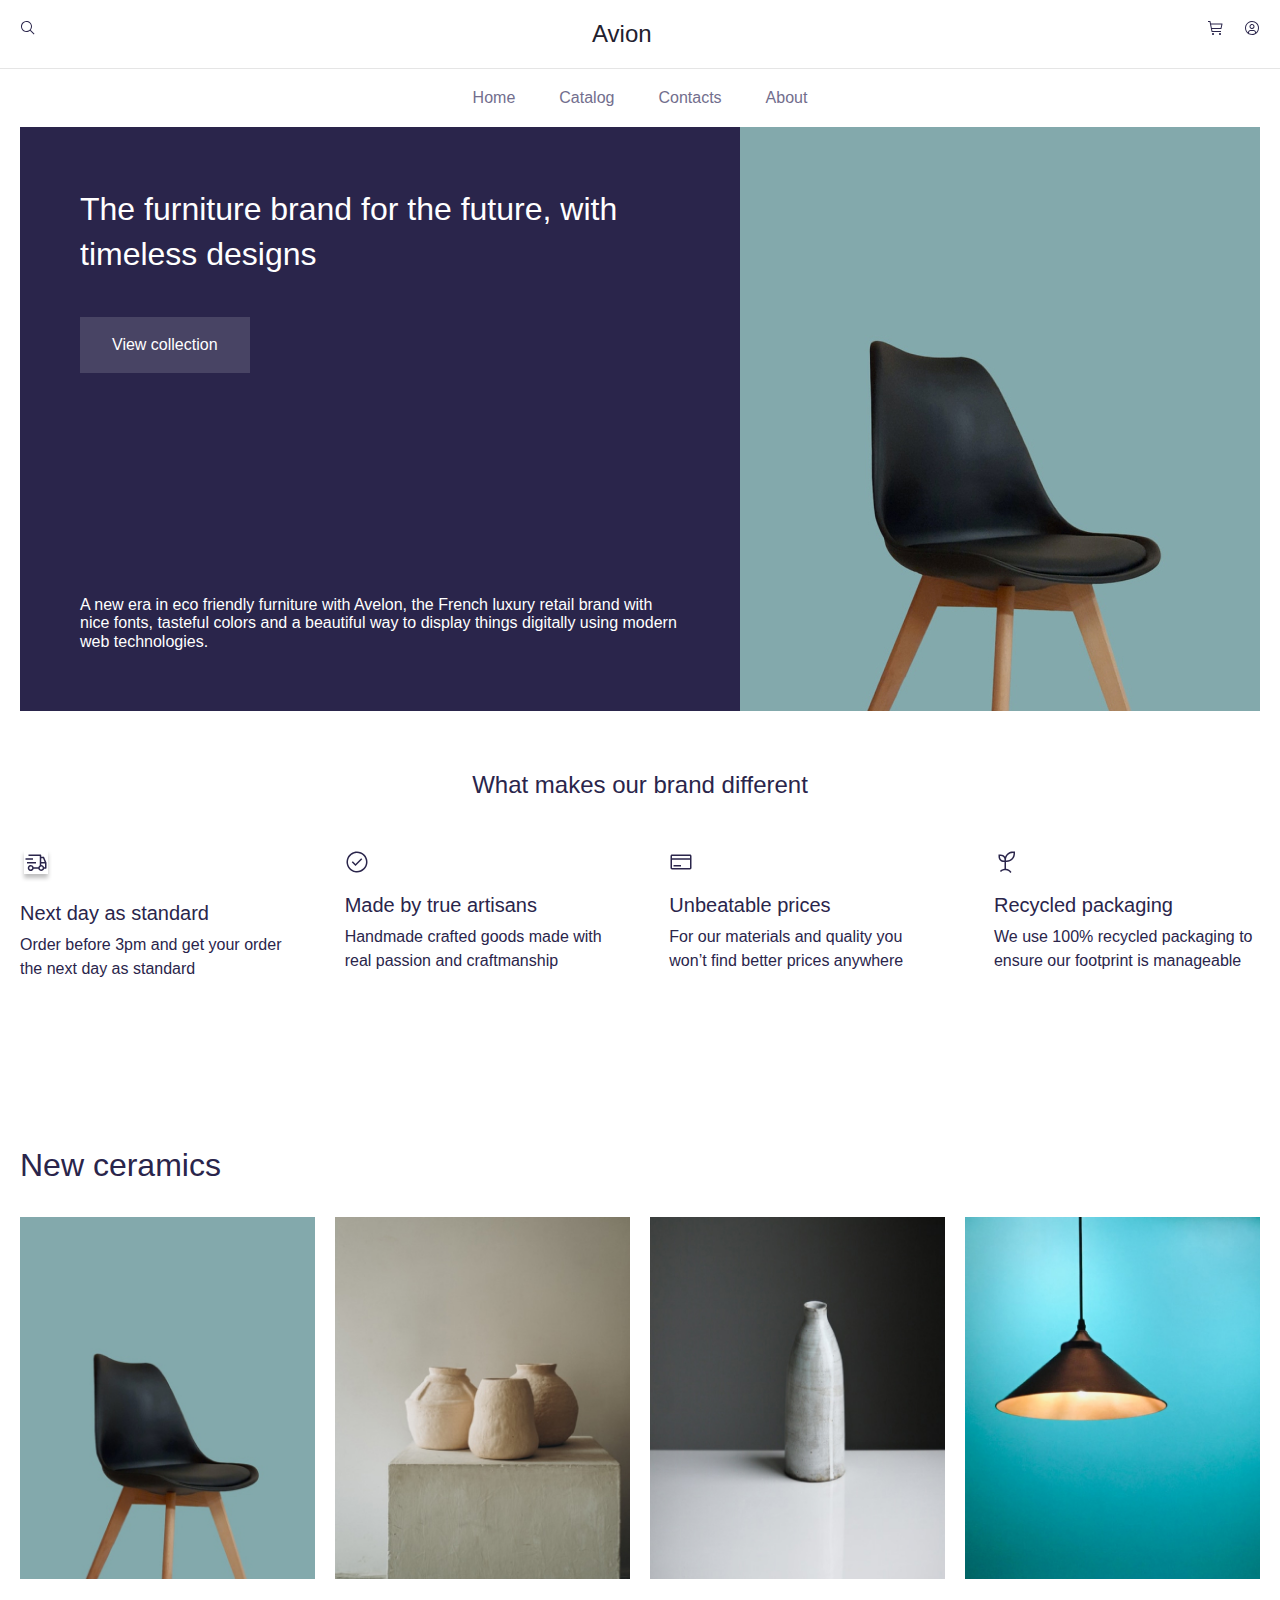
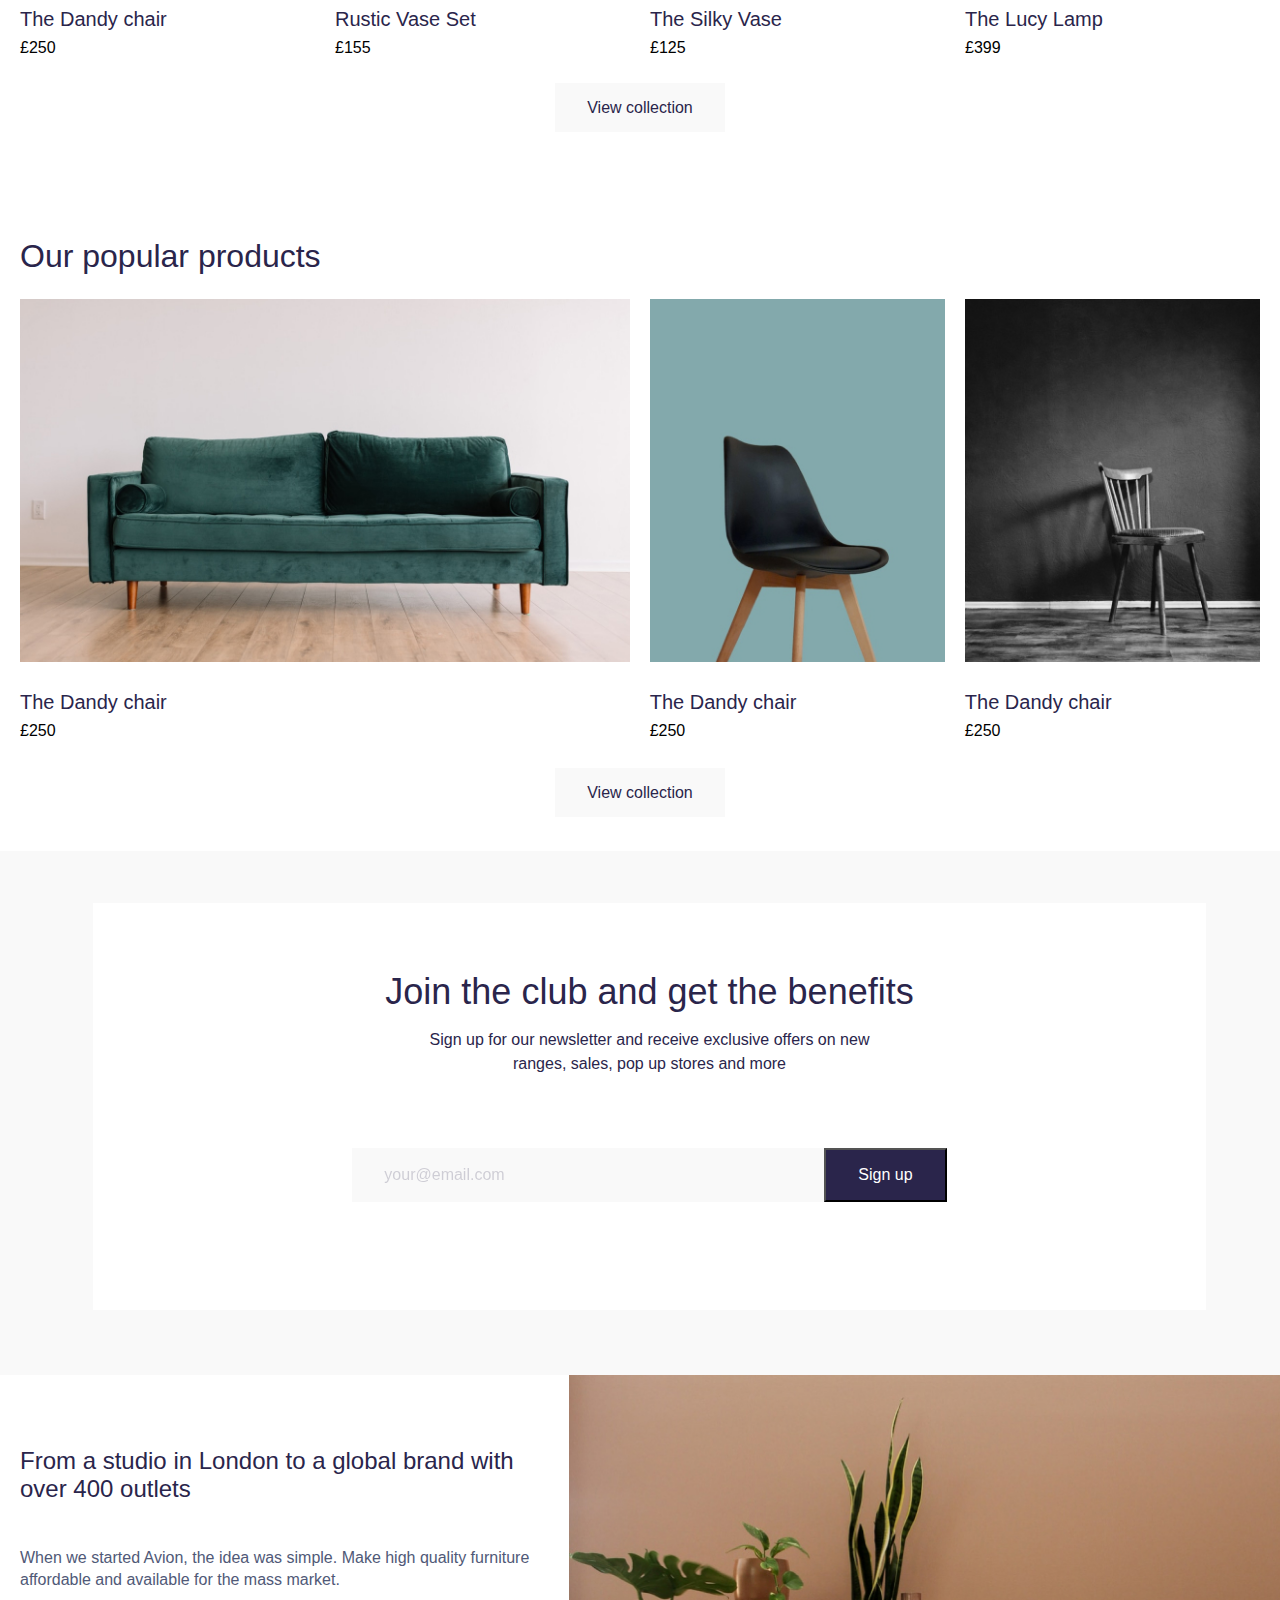
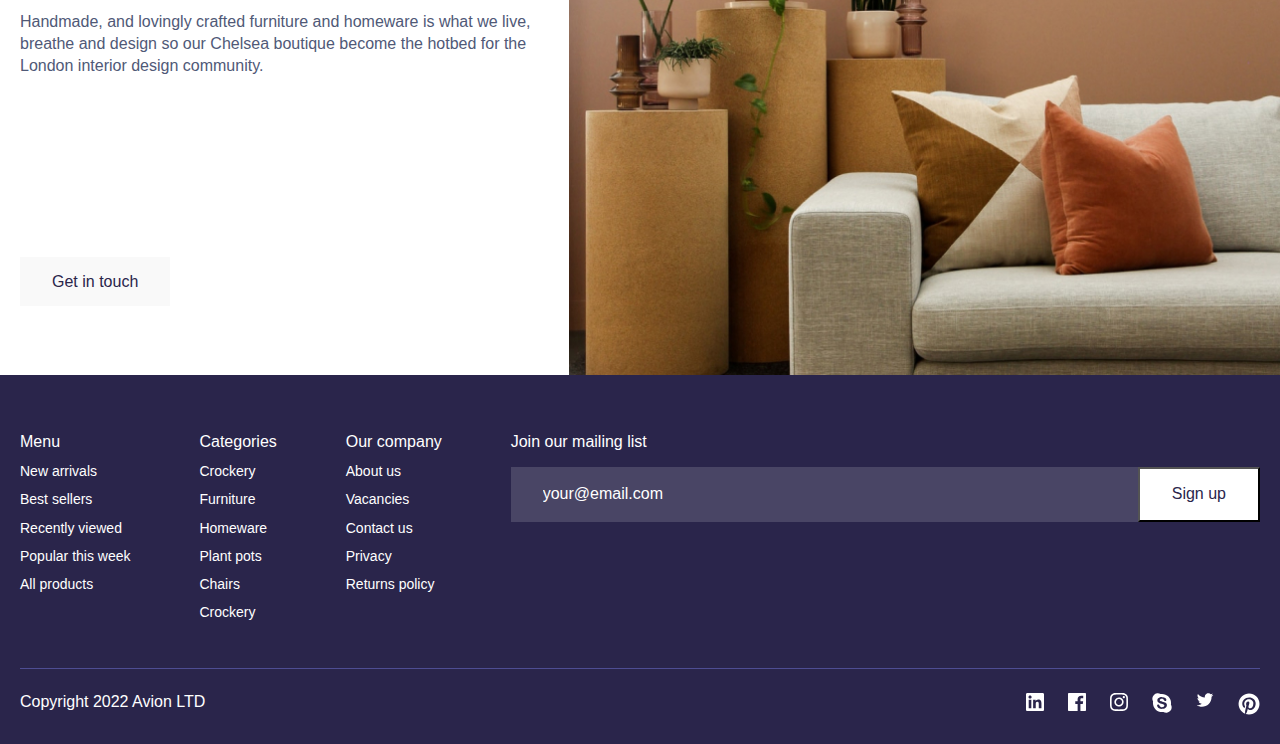
<file: index.html>
<!DOCTYPE html>
<html lang="en">
<head>
    <meta charset="UTF-8">
    <title>Furniture online store</title>
    <link rel="stylesheet" href="css/normalize.css">
    <link rel="stylesheet" href="css/style.css">
    <link rel="stylesheet" href="css/adaptive.css">
    <meta name="viewport" content="width=device-width, initial-scale=1.0">
</head>
<body>
<div class="wrapper">
    <section class="header">
        <div class="header_container">
            <div class="block_adaptive">
                <div class="search">
                    <a href="#"><img src="icons/search.svg" alt="search"></a>
                </div>

                <button type="button" class="burger" id="burger">

                    <span class="burger_line"></span>
                    <span class="burger_line"></span>
                    <span class="burger_line"></span>

                </button>
            </div>
            <div class="header_title">Avion</div>
            <div class="shopping_cart_personal_account">
                <a class="shopping_cart" href="#"><img src="icons/shopping_cart.svg" alt="shopping cart"></a>
                <a class="personal_account" href="#"><img src="icons/user-avatar.svg" alt="personal account"></a>
            </div>

            <nav class="menu_burger">
                <ul class="menu__list">
                    <li class="menu__item">
                        <a class="menu__link" href="#">
                            Home
                        </a>
                    </li>
                    <li class="menu__item">
                        <a class="menu__link" href="catalog.html">
                            Catalog
                        </a>
                    </li>
                    <li class="menu__item">
                        <a class="menu__link" href="#">
                            Contacts
                        </a>
                    </li>
                    <li class="menu__item">
                        <a class="menu__link" href="#">
                            About
                        </a>
                    </li>
                </ul>
            </nav>

        </div>


        <nav class="menu">
            <ul class="menu_list">
                <li class="menu_list_item">
                    <a href="#">Home</a></li>
                <li class="menu_list_item">
                    <a href="catalog.html">Catalog</a></li>
                <li class="menu_list_item">
                    <a href="#footer_menu">Contacts</a></li>
                <li class="menu_list_item">
                    <a href="about.html">About</a></li>
            </ul>
        </nav>
    </section>


    <section class="main">

        <div class="container">
            <div class="furniture">
                <div class="furniture_body">
                    <h2>The furniture brand for the future, with timeless designs</h2>
                    <a href="#">View collection</a>
                    <p class="text">
                        A new era in eco friendly furniture with Avelon, the French luxury
                        retail brand with nice fonts, tasteful colors and a beautiful way to
                        display things digitally using modern web technologies.
                    </p>
                </div>
                <div class="furniture_img">
                    <img src="images/right_image.jpg" alt="furniture">
                </div>
            </div>
        </div>


        <div class="brand_differences">
            <div class="container">
                <div class="brand_differences_title">What makes our brand different</div>
                <div class="brand_differences_block">
                    <div class="brand_differences_block_item">
                        <div class="brand_differences_block_item_icons"><img src="icons/car.svg" alt="car"></div>
                        <div class="brand_differences_block_item_title">Next day as standard</div>
                        <div class="brand_differences_block_item_description">
                            <p>Order before 3pm and get your order
                                the next day as standard</p>
                        </div>

                    </div>
                    <div class="brand_differences_block_item">
                        <div class="brand_differences_block_item_icons"><img src="icons/checkmark_outline.svg"
                                                                             alt="checkmark"></div>
                        <div class="brand_differences_block_item_title">Made by true artisans</div>
                        <div class="brand_differences_block_item_description">
                            <p>Handmade crafted goods made with
                                real passion and craftmanship</p>
                        </div>
                    </div>
                    <div class="brand_differences_block_item">
                        <div class="brand_differences_block_item_icons"><img src="icons/purchase.svg" alt="purchase">
                        </div>
                        <div class="brand_differences_block_item_title">Unbeatable prices</div>
                        <div class="brand_differences_block_item_description">
                            <p>For our materials and quality you won’t find better prices anywhere</p>
                        </div>
                    </div>
                    <div class="brand_differences_block_item">
                        <div class="brand_differences_block_item_icons"><img src="icons/sprout.svg" alt="sprout"></div>
                        <div class="brand_differences_block_item_title">Recycled packaging</div>
                        <div class="brand_differences_block_item_description">
                            We use 100% recycled packaging to ensure our footprint is manageable
                        </div>
                    </div>
                </div>
            </div>
        </div>

        <div class="collection">
            <div class="container">
                <div class="collection_title">New ceramics</div>
                <div class="collection_block">
                    <div class="collection_block_item">
                        <div class="collection_block_img"><img src="images/photo_1.jpg" alt="chair"></div>
                        <div class="collection_block_title">The Dandy chair</div>
                        <div class="collection_block_price">£250</div>
                    </div>
                    <div class="collection_block_item">
                        <div class="collection_block_img"><img src="images/photo_2.jpg" alt="clay pots"></div>
                        <div class="collection_block_title">Rustic Vase Set</div>
                        <div class="collection_block_price">£155</div>
                    </div>
                    <div class="collection_block_item">
                        <div class="collection_block_img"><img src="images/photo_3.jpg" alt="vase"></div>
                        <div class="collection_block_title">The Silky Vase</div>
                        <div class="collection_block_price">£125</div>
                    </div>
                    <div class="collection_block_item">
                        <div class="collection_block_img"><img src="images/photo_4.jpg" alt="chandelier"></div>
                        <div class="collection_block_title">The Lucy Lamp</div>
                        <div class="collection_block_price">£399</div>
                    </div>
                </div>
                <div class="collection_href">
                    <a href="#">View collection</a>
                </div>
            </div>
        </div>
        <div class="collection_popular_products">
            <div class="container">
                <div class="collection_popular_products_title">Our popular products</div>
                <div class="collection_popular_products_block">
                    <div class="collection_popular_products_block_item">
                        <div class="collection_popular_products_block_img"><img src="images/large_1.jpg" alt="sofa">
                        </div>
                        <div class="collection_popular_products_block_title">The Dandy chair</div>
                        <div class="collection_popular_products_block_price">£250</div>
                    </div>
                    <div class="collection_popular_products_block_item">
                        <div class="collection_popular_products_block_img"><img src="images/photo_1.jpg" alt="chair">
                        </div>
                        <div class="collection_popular_products_block_title">The Dandy chair</div>
                        <div class="collection_popular_products_block_price">£250</div>
                    </div>
                    <div class="collection_popular_products_block_item">
                        <div class="collection_popular_products_block_img"><img src="images/photo_5.jpg" alt="stool">
                        </div>
                        <div class="collection_popular_products_block_title">The Dandy chair</div>
                        <div class="collection_popular_products_block_price">£250</div>
                    </div>
                </div>
                <div class="collection_popular_products_href">
                    <a href="#">View collection</a>
                </div>
            </div>
        </div>

        <div class="join_club">
            <div class="join_club_block">
                <div class="container">
                    <h3 class="join_club_title">Join the club and get the benefits</h3>
                    <p class="join_club_description">Sign up for our newsletter and receive exclusive offers on new
                        ranges,
                        sales, pop up stores and more</p>
                    <div class="input_button_block">
                        <input class="join_club_input" placeholder="your@email.com" type="text">
                        <button class="button_input">Sign up</button>
                    </div>
                </div>
            </div>
        </div>


        <div class="studio">
            <div class="container">
                <div class="studio_body">
                    <h3>From a studio in London to a global brand with
                        over 400 outlets</h3>
                    <p class="studio_body_text">When we started Avion, the idea was simple. Make high quality furniture
                        affordable and available for the mass market. </p>
                    <p class="studio_body_text">Handmade, and lovingly crafted furniture and homeware is what we live,
                        breathe and design so our Chelsea boutique become the hotbed for the London interior design
                        community.</p>

                    <div class="studio_body_href">
                        <a href="#">Get in touch</a>
                    </div>

                </div>
            </div>
            <div class="studio_body_img">
                <img src="images/sofa.jpg" alt="sofa">
            </div>
        </div>

    </section>


    <section class="footer">
        <div class="container">
            <nav class="footer_menu">
                <ul class="footer_menu_list" id="menu">
                    <li class="footer_menu_title"><a name="footer_menu" href="#">Menu</a></li>
                    <li class="footer_item"><a href="#">New arrivals</a></li>
                    <li class="footer_item"><a href="#">Best sellers</a></li>
                    <li class="footer_item"><a href="#">Recently viewed</a></li>
                    <li class="footer_item"><a href="#">Popular this week</a></li>
                    <li class="footer_item"><a href="#">All products</a></li>
                </ul>

                <ul class="footer_menu_list" id="categories">
                    <li class="footer_menu_title"><a href="#">Categories</a></li>
                    <li class="footer_item"><a href="#">Crockery</a></li>
                    <li class="footer_item"><a href="#">Furniture</a></li>
                    <li class="footer_item"><a href="#">Homeware</a></li>
                    <li class="footer_item"><a href="#">Plant pots</a></li>
                    <li class="footer_item"><a href="#">Chairs</a></li>
                    <li class="footer_item"><a href="#">Crockery</a></li>
                </ul>


                <ul class="footer_menu_list" id="our_company">
                    <li class="footer_menu_title"><a href="#">Our company</a></li>
                    <li class="footer_item"><a href="#">About us</a></li>
                    <li class="footer_item"><a href="#">Vacancies</a></li>
                    <li class="footer_item"><a href="#">Contact us</a></li>
                    <li class="footer_item"><a href="#">Privacy</a></li>
                    <li class="footer_item"><a href="#">Returns policy</a></li>
                </ul>

                <div class="footer_menu_malling_list" id="malling_list">
                    <p class="footer_menu_malling_list_title">Join our mailing list</p>
                    <div class="footer_menu_malling_input_button_block">
                        <input class="malling_input" placeholder="your@email.com" type="text">
                        <button class="malling_input_button_input">Sign up</button>
                    </div>
                </div>
            </nav>

            <div class="footer_bottom">
                <p class="footer_menu_text">Copyright 2022 Avion LTD</p>
                <div class="social_network">
                    <ul class="social_network_item">
                        <li><a href="#"><img src="icons/social_network/vector_1.svg" alt="linkedin"></a></li>
                        <li><a href="#"><img src="icons/social_network/vector_2.svg" alt="facebook"></a></li>
                        <li><a href="#"><img src="icons/social_network/vector_3.svg" alt="instagram"></a></li>
                        <li><a href="#"><img src="icons/social_network/vector_4.svg" alt="skype"></a></li>
                        <li><a href="#"><img src="icons/social_network/vector_5.svg" alt="twitter"></a></li>
                        <li><a href="#"><img src="icons/social_network/vector_6.svg" alt="pinterest"></a></li>
                    </ul>
                </div>
            </div>
        </div>
    </section>
</div>
<script src="scripts/script.js"></script>
</body>
</html>
</file>
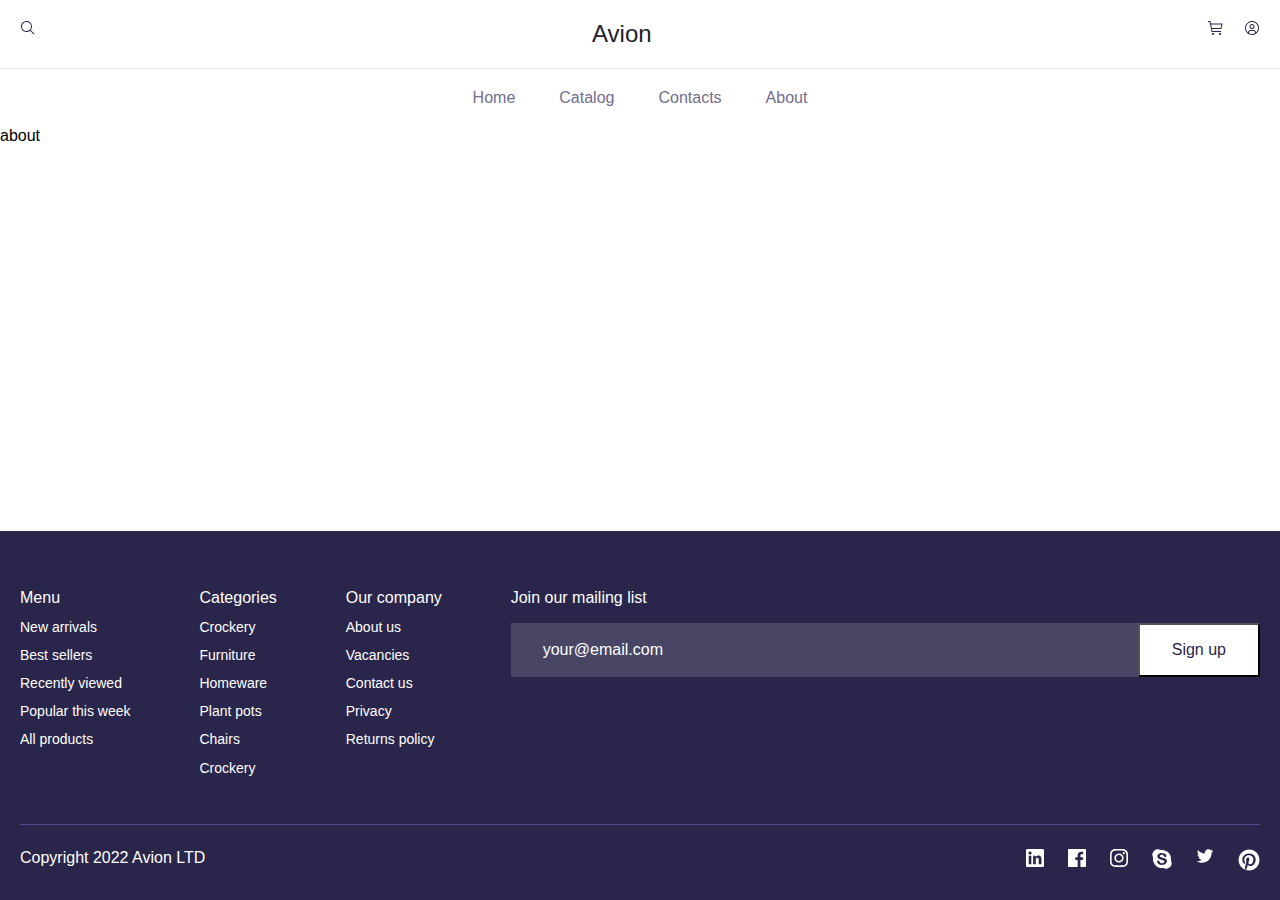
<file: about.html>
<!DOCTYPE html>
<html lang="en">
<head>
    <meta charset="UTF-8">
    <title>Furniture online store</title>
    <link rel="stylesheet" href="css/normalize.css">
    <link rel="stylesheet" href="css/about.css">
    <link rel="stylesheet" href="css/adaptive.css">
    <meta name="viewport" content="width=device-width, initial-scale=1.0">
</head>
<body>
<div class="wrapper">
    <section class="header">
        <div class="header_container">
            <div class="block_adaptive">
                <div class="search">
                    <a href="#"><img src="icons/search.svg" alt="search"></a>
                </div>

                <button type="button" class="burger" id="burger">

                    <span class="burger_line"></span>
                    <span class="burger_line"></span>
                    <span class="burger_line"></span>

                </button>
            </div>
            <div class="header_title">Avion</div>
            <div class="shopping_cart_personal_account">
                <a class="shopping_cart" href="#"><img src="icons/shopping_cart.svg" alt="shopping cart"></a>
                <a class="personal_account" href="#"><img src="icons/user-avatar.svg" alt="personal account"></a>
            </div>

            <nav class="menu_burger">
                <ul class="menu__list">
                    <li class="menu__item">
                        <a class="menu__link" href="index.html">
                            Home
                        </a>
                    </li>
                    <li class="menu__item">
                        <a class="menu__link" href="#">
                            Catalog
                        </a>
                    </li>
                    <li class="menu__item">
                        <a class="menu__link" href="#">
                            Contacts
                        </a>
                    </li>
                    <li class="menu__item">
                        <a class="menu__link" href="#">
                            About
                        </a>
                    </li>
                </ul>
            </nav>

        </div>



        <nav class="menu">
            <ul class="menu_list">
                <li class="menu_list_item">
                    <a href="index.html">Home</a></li>
                <li class="menu_list_item">
                    <a href="catalog.html">Catalog</a></li>
                <li class="menu_list_item">
                    <a href="#">Contacts</a></li>
                <li class="menu_list_item">
                    <a href="#">About</a></li>
            </ul>
        </nav>
    </section>


    <section class="main">

        about

    </section>

    <section class="footer">
        <div class="container">
            <nav class="footer_menu">
                <ul class="footer_menu_list" id="menu">
                    <li class="footer_menu_title"><a href="#">Menu</a></li>
                    <li class="footer_item"><a href="#">New arrivals</a></li>
                    <li class="footer_item"><a href="#">Best sellers</a></li>
                    <li class="footer_item"><a href="#">Recently viewed</a></li>
                    <li class="footer_item"><a href="#">Popular this week</a></li>
                    <li class="footer_item"><a href="#">All products</a></li>
                </ul>

                <ul class="footer_menu_list" id="categories">
                    <li class="footer_menu_title"><a href="#">Categories</a></li>
                    <li class="footer_item"><a href="#">Crockery</a></li>
                    <li class="footer_item"><a href="#">Furniture</a></li>
                    <li class="footer_item"><a href="#">Homeware</a></li>
                    <li class="footer_item"><a href="#">Plant pots</a></li>
                    <li class="footer_item"><a href="#">Chairs</a></li>
                    <li class="footer_item"><a href="#">Crockery</a></li>
                </ul>


                <ul class="footer_menu_list" id="our_company">
                    <li class="footer_menu_title"><a href="#">Our company</a></li>
                    <li class="footer_item"><a href="#">About us</a></li>
                    <li class="footer_item"><a href="#">Vacancies</a></li>
                    <li class="footer_item"><a href="#">Contact us</a></li>
                    <li class="footer_item"><a href="#">Privacy</a></li>
                    <li class="footer_item"><a href="#">Returns policy</a></li>
                </ul>

                <div class="footer_menu_malling_list" id="malling_list">
                    <p class="footer_menu_malling_list_title">Join our mailing list</p>
                    <div class="footer_menu_malling_input_button_block">
                        <input class="malling_input" placeholder="your@email.com" type="text">
                        <button class="malling_input_button_input">Sign up</button>
                    </div>
                </div>
            </nav>

            <div class="footer_bottom">
                <p class="footer_menu_text">Copyright 2022 Avion LTD</p>
                <div class="social_network">
                    <ul class="social_network_item">
                        <li><a href="#"><img src="icons/social_network/vector_1.svg" alt="linkedin"></a></li>
                        <li><a href="#"><img src="icons/social_network/vector_2.svg" alt="facebook"></a></li>
                        <li><a href="#"><img src="icons/social_network/vector_3.svg" alt="instagram"></a></li>
                        <li><a href="#"><img src="icons/social_network/vector_4.svg" alt="skype"></a></li>
                        <li><a href="#"><img src="icons/social_network/vector_5.svg" alt="twitter"></a></li>
                        <li><a href="#"><img src="icons/social_network/vector_6.svg" alt="pinterest"></a></li>
                    </ul>
                </div>
            </div>
        </div>
    </section>
</div>
</div>
<script src="scripts/script.js"></script>
</body>
</html>
</file>
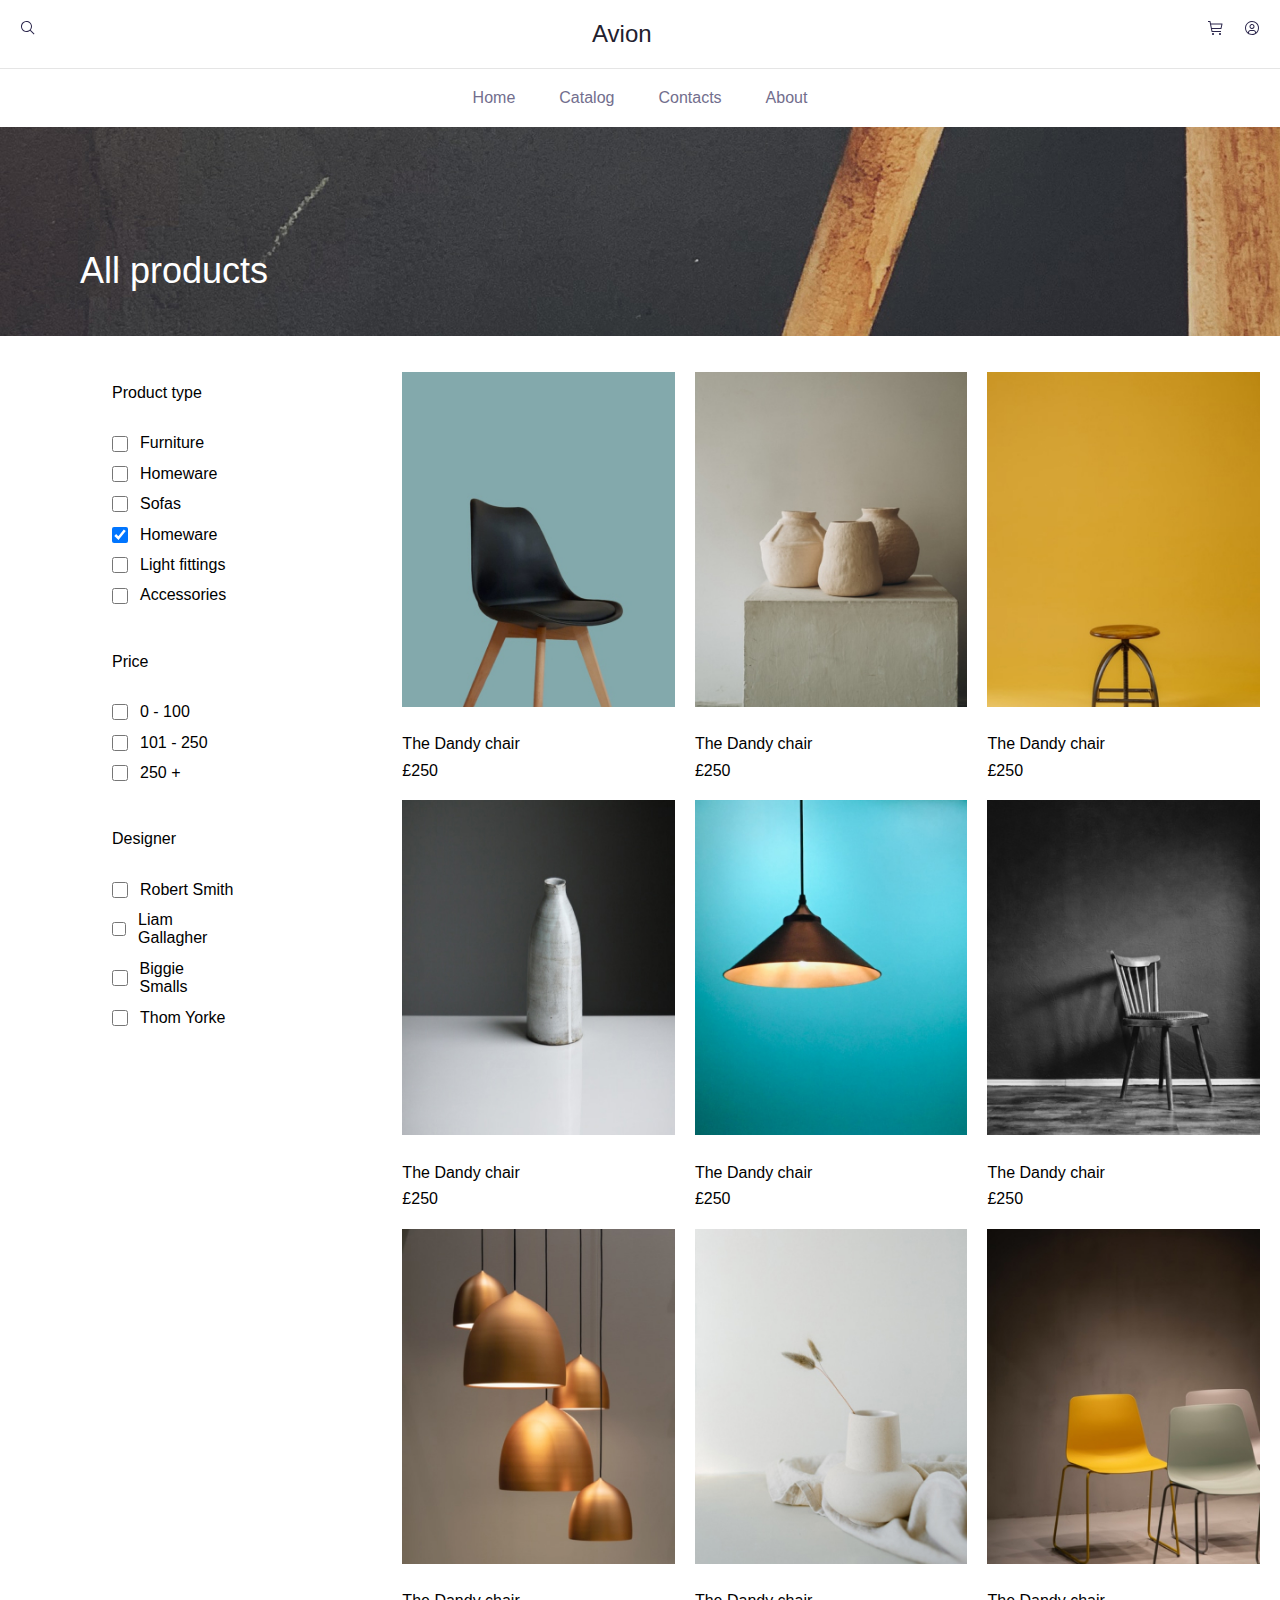
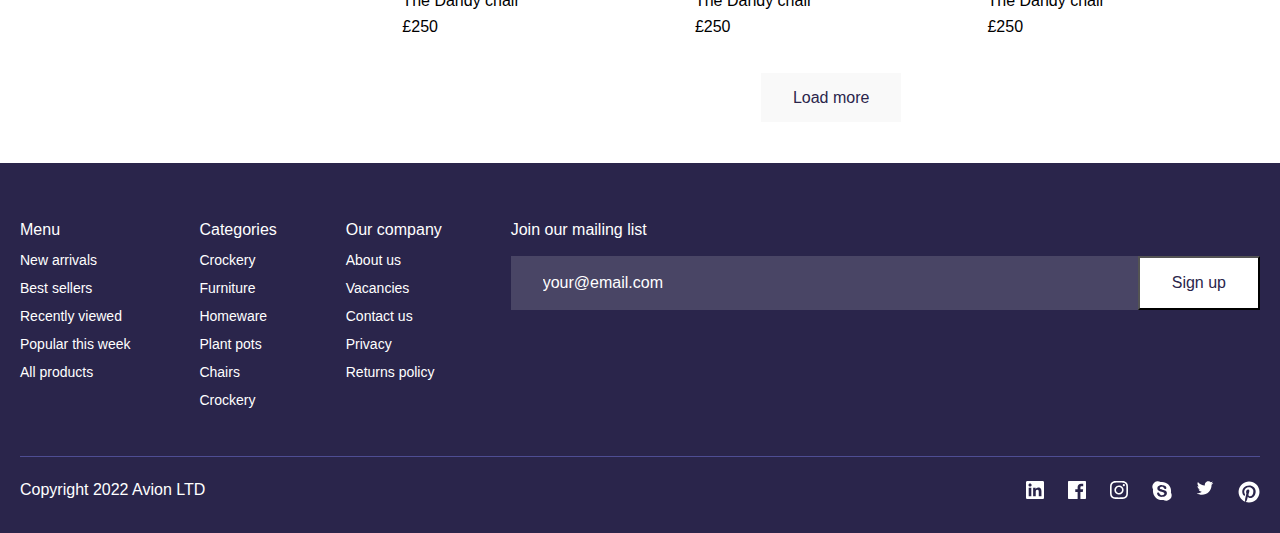
<file: catalog.html>
<!DOCTYPE html>
<html lang="en">
<head>
    <meta charset="UTF-8">
    <title>Furniture online store</title>
    <link rel="stylesheet" href="css/normalize.css">
    <link rel="stylesheet" href="css/catalog.css">
    <link rel="stylesheet" href="css/adaptive-catalog.css">
    <meta name="viewport" content="width=device-width, initial-scale=1.0">
</head>
<body>
<div class="wrapper">
    <section class="header">
        <div class="header_container">
            <div class="block_adaptive">
                <div class="search">
                    <a href="#"><img src="icons/search.svg" alt="search"></a>
                </div>

                <button type="button" class="burger" id="burger">

                    <span class="burger_line"></span>
                    <span class="burger_line"></span>
                    <span class="burger_line"></span>

                </button>
            </div>
            <div class="header_title">Avion</div>
            <div class="shopping_cart_personal_account">
                <a class="shopping_cart" href="#"><img src="icons/shopping_cart.svg" alt="shopping cart"></a>
                <a class="personal_account" href="#"><img src="icons/user-avatar.svg" alt="personal account"></a>
            </div>

            <nav class="menu_burger">
                <ul class="menu__list">
                    <li class="menu__item">
                        <a class="menu__link" href="index.html">
                            Home
                        </a>
                    </li>
                    <li class="menu__item">
                        <a class="menu__link" href="#">
                            Catalog
                        </a>
                    </li>
                    <li class="menu__item">
                        <a class="menu__link" href="#">
                            Contacts
                        </a>
                    </li>
                    <li class="menu__item">
                        <a class="menu__link" href="#">
                            About
                        </a>
                    </li>
                </ul>
            </nav>

        </div>


        <nav class="menu">
            <ul class="menu_list">
                <li class="menu_list_item">
                    <a href="index.html">Home</a></li>
                <li class="menu_list_item">
                    <a href="#">Catalog</a></li>
                <li class="menu_list_item">
                    <a href="#">Contacts</a></li>
                <li class="menu_list_item">
                    <a href="about.html">About</a></li>
            </ul>
        </nav>
    </section>


    <section class="main">
        <div class="all_products_background">
            <div>All products</div>
        </div>

        <div class="select_block">
            <select class="select_item">
                <option>Filters</option>
                <option>Apples</option>
                <option>Bananas</option>
                <option>Grapes</option>
                <option>Oranges</option>
            </select>
            <select class="select_item">
                <option>Sorting</option>
                <option>Apples</option>
                <option>Bananas</option>
                <option>Grapes</option>
                <option>Oranges</option>
            </select>
        </div>

        <section class="all_products">
            <div class="container_product_type">
                <div class="product_type_form">

                    <div class="product_type_form_block">
                        <div class="product_type_form_title">Product type</div>
                        <label>
                            <input type="checkbox">
                            <span>Furniture</span>
                        </label>
                        <label>
                            <input type="checkbox">
                            <span>Homeware</span>
                        </label>
                        <label>
                            <input type="checkbox">
                            <span>Sofas</span>
                        </label>
                        <label>
                            <input type="checkbox" checked>
                            <span>Homeware</span>
                        </label>
                        <label>
                            <input type="checkbox">
                            <span>Light fittings</span>
                        </label>
                        <label>
                            <input type="checkbox">
                            <span>Accessories</span>
                        </label>
                    </div>


                    <div class="product_type_form_block">
                        <div class="product_type_form_title">Price</div>
                        <label>
                            <input type="checkbox">
                            <span>0 - 100</span>
                        </label>
                        <label>
                            <input type="checkbox">
                            <span>101 - 250</span>
                        </label>
                        <label>
                            <input type="checkbox">
                            <span>250 +</span>
                        </label>
                    </div>


                    <div class="product_type_form_block">
                        <div class="product_type_form_title ">Designer</div>
                        <label>
                            <input type="checkbox">
                            <span>Robert Smith</span>
                        </label>
                        <label>
                            <input type="checkbox">
                            <span>Liam Gallagher</span>
                        </label>
                        <label>
                            <input type="checkbox">
                            <span>Biggie Smalls</span>
                        </label>
                        <label>
                            <input type="checkbox" >
                            <span>Thom Yorke</span>
                        </label>

                    </div>
                </div>

            </div>


            <div class="container_catalog">
                <div class="catalog_block">
                    <div class="catalog_block_item">
                        <div class="catalog_block_img"><img src="images/catalog/chair_01.jpg" alt="chair"></div>
                        <div class="catalog_block_title">The Dandy chair</div>
                        <div class="catalog_block_price">£250</div>
                    </div>
                    <div class="catalog_block_item">
                        <div class="catalog_block_img"><img src="images/catalog/clay_pot_02.jpg" alt="clay pot"></div>
                        <div class="catalog_block_title">The Dandy chair</div>
                        <div class="catalog_block_price">£250</div>
                    </div>
                    <div class="catalog_block_item">
                        <div class="catalog_block_img"><img src="images/catalog/chair_03.jpg" alt="chair"></div>
                        <div class="catalog_block_title">The Dandy chair</div>
                        <div class="catalog_block_price">£250</div>
                    </div>
                    <div class="catalog_block_item">
                        <div class="catalog_block_img"><img src="images/catalog/vase_04.jpg" alt="vase"></div>
                        <div class="catalog_block_title">The Dandy chair</div>
                        <div class="catalog_block_price">£250</div>
                    </div>
                    <div class="catalog_block_item">
                        <div class="catalog_block_img"><img src="images/catalog/chandelier_05.jpg" alt="chandelier">
                        </div>
                        <div class="catalog_block_title">The Dandy chair</div>
                        <div class="catalog_block_price">£250</div>
                    </div>
                    <div class="catalog_block_item">
                        <div class="catalog_block_img"><img src="images/catalog/chair_with_back_06.jpg"
                                                            alt="chair with back"></div>
                        <div class="catalog_block_title">The Dandy chair</div>
                        <div class="catalog_block_price">£250</div>
                    </div>
                    <div class="catalog_block_item">
                        <div class="catalog_block_img"><img src="images/catalog/chandeliers_07.jpg" alt="chandeliers">
                        </div>
                        <div class="catalog_block_title">The Dandy chair</div>
                        <div class="catalog_block_price">£250</div>
                    </div>
                    <div class="catalog_block_item">
                        <div class="catalog_block_img"><img src="images/catalog/vase_08.jpg" alt="vase"></div>
                        <div class="catalog_block_title">The Dandy chair</div>
                        <div class="catalog_block_price">£250</div>
                    </div>
                    <div class="catalog_block_item hide">
                        <div class="catalog_block_img"><img src="images/catalog/chairs_09.jpg" alt="chairs"></div>
                        <div class="catalog_block_title">The Dandy chair</div>
                        <div class="catalog_block_price">£250</div>
                    </div>
                </div>
                <div class="catalog_href">
                    <a href="#">Load more</a>
                </div>
            </div>

        </section>


    </section>

    <section class="footer">
        <div class="container">
            <nav class="footer_menu">
                <ul class="footer_menu_list" id="menu">
                    <li class="footer_menu_title"><a href="#">Menu</a></li>
                    <li class="footer_item"><a href="#">New arrivals</a></li>
                    <li class="footer_item"><a href="#">Best sellers</a></li>
                    <li class="footer_item"><a href="#">Recently viewed</a></li>
                    <li class="footer_item"><a href="#">Popular this week</a></li>
                    <li class="footer_item"><a href="#">All products</a></li>
                </ul>

                <ul class="footer_menu_list" id="categories">
                    <li class="footer_menu_title"><a href="#">Categories</a></li>
                    <li class="footer_item"><a href="#">Crockery</a></li>
                    <li class="footer_item"><a href="#">Furniture</a></li>
                    <li class="footer_item"><a href="#">Homeware</a></li>
                    <li class="footer_item"><a href="#">Plant pots</a></li>
                    <li class="footer_item"><a href="#">Chairs</a></li>
                    <li class="footer_item"><a href="#">Crockery</a></li>
                </ul>


                <ul class="footer_menu_list" id="our_company">
                    <li class="footer_menu_title"><a href="#">Our company</a></li>
                    <li class="footer_item"><a href="#">About us</a></li>
                    <li class="footer_item"><a href="#">Vacancies</a></li>
                    <li class="footer_item"><a href="#">Contact us</a></li>
                    <li class="footer_item"><a href="#">Privacy</a></li>
                    <li class="footer_item"><a href="#">Returns policy</a></li>
                </ul>

                <div class="footer_menu_malling_list" id="malling_list">
                    <p class="footer_menu_malling_list_title">Join our mailing list</p>
                    <div class="footer_menu_malling_input_button_block">
                        <input class="malling_input" placeholder="your@email.com" type="text">
                        <button class="malling_input_button_input">Sign up</button>
                    </div>
                </div>
            </nav>

            <div class="footer_bottom">
                <p class="footer_menu_text">Copyright 2022 Avion LTD</p>
                <div class="social_network">
                    <ul class="social_network_item">
                        <li><a href="#"><img src="icons/social_network/vector_1.svg" alt="linkedin"></a></li>
                        <li><a href="#"><img src="icons/social_network/vector_2.svg" alt="facebook"></a></li>
                        <li><a href="#"><img src="icons/social_network/vector_3.svg" alt="instagram"></a></li>
                        <li><a href="#"><img src="icons/social_network/vector_4.svg" alt="skype"></a></li>
                        <li><a href="#"><img src="icons/social_network/vector_5.svg" alt="twitter"></a></li>
                        <li><a href="#"><img src="icons/social_network/vector_6.svg" alt="pinterest"></a></li>
                    </ul>
                </div>
            </div>
        </div>
    </section>
</div>
</div>
<script src="scripts/script.js"></script>
</body>
</html>
</file>
<file: css/style.css>
* {
    box-sizing: border-box;
    padding: 0;
    margin: 0;
}

body {
    font-family: 'Satoshi', sans-serif;
    overflow-x: hidden;
}

@font-face {
    font-family: 'ClashDisplay', sans-serif;
    src: url('../fonts/ClashDisplay.ttf');
    font-weight: 400;
}

@font-face {
    font-family: 'Satoshi', sans-serif;
    src: url('../fonts/SatoshiRegular.ttf');
    font-weight: 400;
}

ul {
    list-style: none;
}

a {
    color: inherit;
    text-decoration: none;
}

img {
    max-width: 100%;
}

html,
body {
    height: 100%;
}

.wrapper {
    min-height: 100%; /*что бы расширило на всю страницу*/
    display: flex;
    flex-direction: column;
    overflow-x: hidden; /* Чтобы не было горизонтальной прокрутки при скрытии мобильного меню */
}

.main {
    flex-grow: 1;
}

.container {
    max-width: 1320px;
    margin: 0 auto;
    padding: 0 20px;
}

.header_container {
    display: flex;
    justify-content: space-between;
    max-width: 1400px;
    margin: 0 auto;
    padding: 20px 20px;
    border-bottom: 1px solid rgba(0, 0, 0, 0.1);
    position: relative; /* Чтобы мобильное меню наследовалось от этого контейнера */
}

.header_title {
    font-size: 24px;
    font-family: 'ClashDisplay', sans-serif;
    color: #22202E;
}

.personal_account {
    margin-left: 16px
}

.menu {
    padding: 20px 0;
}

.menu_list {
    display: flex;
    justify-content: center;
    gap: 44px;
}

.menu_list_item a {
    font-size: 16px;
    color: #726E8D;
}

.container {
    max-width: 1280px;
    margin: 0 auto;
}

.furniture {
    display: flex;
}

.furniture .furniture_body {
    color: #fff;
    padding: 60px;
    background: #2a254b;
    display: flex;
    flex-direction: column;
}

.furniture .furniture_body h2 {
    font-weight: 400;
    font-size: 32px;
    line-height: 140%;
    margin-bottom: 40px;
}

.furniture .furniture_body a {
    padding: 16px 32px;
    background: rgba(249, 249, 249, 0.15);
    color: #fff;
    text-decoration: none;
    font-weight: 400;
    font-size: 16px;
    line-height: 150%;
    display: block;
    width: fit-content;
    margin-bottom: auto;
}

.furniture .furniture-body p.text {
    font-weight: 400;
    font-size: 18px;
    line-height: 150%;
}

.furniture .furniture_img {
    height: auto;
    width: 100%;
    max-width: 520px;
}

.furniture .furniture_img img {
    height: 100%;
    width: 100%;
    object-fit: cover;
    display: block;
}

.brand_differences {
    padding: 60px 0 86px 0;
}

.brand_differences_title {
    font-size: 24px;
    color: #2A254B;
    font-family: 'ClashDisplay', sans-serif;
    text-align: center;
}

.brand_differences_block {
    margin-top: 51px;
    display: flex;
    justify-content: space-between;
}

.brand_differences_block_item {
    max-width: 270px;
}

.brand_differences_block_item_title {
    margin-top: 16px;
    font-size: 20px;
    color: #2A254B;
    max-width: 205px;
    font-family: 'ClashDisplay', sans-serif;
}

.brand_differences_block_item_description {
    margin-top: 8px;
    max-width: 266px;
    font-size: 16px;
    line-height: 150%;
    color: #2A254B;
}

.collection {
    padding: 80px 0 56px 0;
}

.collection_title {
    font-size: 32px;
    color: #2A254B;
    font-family: ClashDisplay, sans-serif;
}

.collection_block {
    margin-top: 33px;
    display: grid;
    grid-template-columns: 1fr 1fr 1fr 1fr;
    gap: 20px;
}

.collection_block_title {
    margin-top: 24px;
    font-size: 20px;
    color: #2A254B;
    font-family: ClashDisplay, sans-serif;
}

.collection_block_price {
    margin-top: 8px;
}

.collection_href {
    padding-top: 42px;
    text-align: center;
}

.collection_href a {
    padding: 16px 32px;
    background: #F9F9F9;
    color: #2A254B;
    font-size: 16px;
}

.collection_popular_products {
    padding: 64px 0 48px 0;
}

.collection_popular_products_title {
    font-size: 32px;
    color: #2A254B;
    font-family: ClashDisplay, sans-serif;
}

.collection_popular_products_block {
    margin-top: 25px;
    display: flex;
    justify-content: space-between;
    gap: 20px;
}

.collection_popular_products_block_title {
    margin-top: 24px;
    font-size: 20px;
    color: #2A254B;
    font-family: ClashDisplay, sans-serif;
}

.collection_popular_products_block_price {
    scroll-snap-type: none;
    margin-top: 8px;
}

.collection_popular_products_href {
    text-align: center;
    padding-top: 44px;
}

.collection_popular_products_href a {
    padding: 16px 32px;
    background: #F9F9F9;
    color: #2A254B;
    font-size: 16px;
}

.join_club {
    background-color: #F9F9F9;;
    padding: 52px 74px 65px 93px;
}

.join_club_block {
    background-color: #FFFFFF;
    padding: 68px 0 54px 0;
}

.join_club_title {
    font-size: 36px;
    text-align: center;
    color: #2A254B;
    font-weight: 400;
    font-family: ClashDisplay, sans-serif;
}

.join_club_description {
    margin: 0 auto;
    margin-top: 16px;
    max-width: 470px;
    font-size: 16px;
    line-height: 150%;
    text-align: center;
    color: #2A254B;
}

.input_button_block {
    margin: 72px 0 54px 0;
    display: flex;
    justify-content: center;
}

.join_club_input {
    padding: 17px 0 17px 32px;
    width: 472px;
    border: 0;
    background-color: #F9F9F9;
}

.join_club_input::placeholder {
    font-size: 16px;
    color: #2A254B;
    opacity: 0.2;
}

.button_input {
    padding: 16px 32px;
    background-color: #2A254B;
    color: #FFFFFF;
    display: flex;
    justify-content: center;
}

.studio {
    display: flex;
}

.studio_body h3 {
    padding: 72px 0 25px 0;
    max-width: 514px;
    font-size: 24px;
    color: #2A254B;
    font-family: ClashDisplay, sans-serif;
    font-weight: 400;
}

.studio_body .studio_body_text {
    max-width: 536px;
    margin: 0 auto;
    font-size: 16px;
    line-height: 22px;
    color: #505977;
    padding-top: 20px;
}

.studio_body_href {
    padding: 196px 0 54px 0;
}

.studio_body_href a {
    padding: 16px 32px;
    background: #F9F9F9;
    color: #2A254B;
    font-size: 16px;
}

.studio_body_img {
    max-width: 720px;
}

.studio_body_img img {
    width: 100%;
    height: 100%;
    object-fit: cover;
}


.footer {
    background-color: #2A254B;
    color: #FFFFFF;
}

.footer_menu {
    display: flex;
    padding: 58px 0 48px 0;
    justify-content: space-between;
    border-bottom: 1px solid #4E4D93;
}

.footer_menu_title {
    font-size: 16px;
    font-weight: 400;
    font-family: ClashDisplay, sans-serif;
    color: #FFFFFF;
}

.footer_menu_title a {
    color: #FFFFFF;
}

.footer_item {
    font-size: 14px;
    padding-top: 12px;
}

.footer_item a {
    color: #FFFFFF;
}

.footer_menu_malling_input_button_block {
    padding-top: 16px;
    display: flex;
}

.footer_menu_malling_input_button_block input {
    width: 627px;
    background: rgba(255, 255, 255, 0.15);
    padding: 17px 0 17px 32px;
    border: 0;
}

.footer_menu_malling_input_button_block input::placeholder {
    color: #FFFFFF;
    font-weight: 400;
    font-size: 16px;
}

.malling_input_button_input {
    background: #FFFFFF;
    padding: 16px 32px;
    font-size: 16px;
    color: #2A254B;
}

.footer_bottom {
    padding: 24px 0 25px 0;
    display: flex;
    justify-content: space-between;
}

.social_network_item {
    display: flex;
    justify-content: space-between;
    gap: 24px;
}

/*Сам бургер и бургер меню*/

.burger {
    display: flex;
    justify-content: center;
    flex-direction: column;
    padding: 0;
    width: 30px;
    height: 30px;
    background-color: transparent;
    border: 0;
    outline: none;
}

.burger:focus {
    outline: 0;
}

.burger:hover {
    cursor: pointer;
}

.burger:active {
    background: none;
}

.burger_line {
    position: relative;
    width: 100%;
    height: 4px;
    background-color: black;
    border-radius: 3px;
    transition: .3s;
    display: block;
}

.burger_line:nth-child(1) {
    top: 4px;
    transform: translateY(-10px);
}

.burger_line:nth-child(3) {
    bottom: 4px;
    transform: translateY(10px)
}

.burger.open .burger_line:nth-child(1) {
    transform: rotate(45deg);
}

.burger.open .burger_line:nth-child(3) {
    transform: rotate(-45deg);
}

.burger.open .burger_line:nth-child(2) {
    opacity: 0;
}

.menu_burger {
    position: absolute;
    left: 0;
    top: 70px;
    width: 100%;
    transform: translateX(105%);
    background-color: blueviolet;
    padding: 75px 20px 20px 20px;
    transition: transform .5s;
}

.menu__list {
    display: flex;
    align-items: center;
    list-style-type: none;
    padding: 0;
    margin: 0;
}

.menu__item:not(:last-child) {
    margin-right: 20px;
}

.menu__link {
    font-size: 16px;
}

.menu__list {
    display: block;
}

.menu__link {
    color: white;
    font-size: 21px;
    display: block;
    padding: 10px 0;
}

.menu_burger.open {
    transform: translateX(0);
}

.burger {
    display: none;
}

button, a {
    -webkit-tap-highlight-color: transparent;
}
</file>
<file: css/adaptive.css>
@media (max-width: 1130px) {

    .brand_differences_block {
        gap: 40px;
    }

    .footer_menu_malling_input_button_block input {
        width: 300px;
    }
}

@media (max-width: 992px) {

    .furniture .furniture_body a {
        display: none;
    }
}

@media (max-width: 885px) {

    .join_club_input {
        width: 390px;
    }

}

@media (max-width: 768px) {

    .collection_popular_products_block {
        display: flex;
        overflow: auto;
        flex: none;
        width: 100%;
        scroll-snap-type: x proximity;
        flex-flow: row nowrap;
    }

    .collection_popular_products_block_item {
        scroll-snap-align: center;
        width: 100%;
        flex: none;
    }

    .collection_popular_products_block_img {
        height: 400px;
        width: 100%;
    }
    .collection_popular_products_block_img img {
        width: 100%;
        height: 100%;
        object-fit: cover;
    }


    .footer_menu_malling_input_button_block input {
        width: 200px;
    }

    .furniture .furniture_img {
        display: none;
    }

    .join_club_input {
        width: 300px;
    }
}

@media (max-width: 680px) {

    .menu {
        display: none;
    }

    .header_container {
        border-bottom: none;
    }

    .brand_differences_block {
        flex-wrap: wrap;
    }

    .brand_differences_block_item_description {
        max-width: 376px;
    }

    .collection_block {
        grid-template-columns: 1fr 1fr;
    }

    .studio {
        flex-direction: column;
    }

    .footer_menu {
        flex-wrap: wrap;
        justify-content: space-between;
        gap: 30px;
    }

    #categories {
        order: -1;
    }

    #menu {
        order: 3;
    }

    #our_company {
        order: 4;
    }

    #malling_list {
        order: 5;
    }

    .social_network_item {
        display: none;
    }

    .footer_bottom {
        justify-content: center;
    }

}

@media (max-width: 630px) {

    .join_club_input {
        width: 220px;
    }

}   

@media (max-width: 576px) {

    .burger {
        display: block;
    }

    .block_adaptive {
        display: flex;
        justify-content: space-between;
        gap: 20px;
    }

    .header_container {
        flex-direction: row-reverse;
    }

    .shopping_cart_personal_account {
        display: none;
    }

    .wrapper .main > .container {
        padding: 0;
    }

    .join_club {
        display: none;
    }

    .join_club_input {
        width: 160px;
    }

    .button_input {
        padding: 12px 24px;
    }

}

@media (max-width: 480px) {

    .brand_differences_block {
        justify-content: flex-start;
    }

    .brand_differences_block_item {
        max-width: 375px;
    }
}

@media (max-width: 366px) {

    .footer_menu_malling_input_button_block input {
        width: 175px;
    }

    .malling_input_button_input {
        padding: 12px 24px;
    }
}
</file>
<file: css/about.css>
* {
    box-sizing: border-box;
    padding: 0;
    margin: 0;
}

body {
    font-family: 'Satoshi', sans-serif;
    overflow-x: hidden;
}

@font-face {
    font-family: 'ClashDisplay', sans-serif;
    src: url('../fonts/ClashDisplay.ttf');
    font-weight: 400;
}

@font-face {
    font-family: 'Satoshi', sans-serif;
    src: url('../fonts/SatoshiRegular.ttf');
    font-weight: 400;
}

ul {
    list-style: none;
}

a {
    color: inherit;
    text-decoration: none;
}

img {
    max-width: 100%;
}

html,
body {
    height: 100%;
}

.wrapper {
    min-height: 100%; /*что бы расширило на всю страницу*/
    display: flex;
    flex-direction: column;
}

.main {
    flex-grow: 1;
}

.container {
    max-width: 1320px;
    margin: 0 auto;
    padding: 0 20px;
}

.header_container {
    display: flex;
    justify-content: space-between;
    max-width: 1400px;
    margin: 0 auto;
    padding: 20px 20px;
    border-bottom: 1px solid rgba(0, 0, 0, 0.1);
}

.header_title {
    font-size: 24px;
    font-family: 'ClashDisplay', sans-serif;
    color: #22202E;
}

.personal_account {
    margin-left: 16px
}

.menu {
    padding: 20px 0;
}

.menu_list {
    display: flex;
    justify-content: center;
    gap: 44px;
}

.menu_list_item a {
    font-size: 16px;
    color: #726E8D;
}




.footer {
    background-color: #2A254B;
    color: #FFFFFF;
}

.footer_menu {
    display: flex;
    padding: 58px 0 48px 0;
    justify-content: space-between;
    border-bottom: 1px solid #4E4D93;
}

.footer_menu_title {
    font-size: 16px;
    font-weight: 400;
    font-family: ClashDisplay, sans-serif;
    color: #FFFFFF;
}

.footer_menu_title a {
    color: #FFFFFF;
}

.footer_item {
    font-size: 14px;
    padding-top: 12px;
}

.footer_item a {
    color: #FFFFFF;
}

.footer_menu_malling_input_button_block {
    padding-top: 16px;
    display: flex;
}

.footer_menu_malling_input_button_block input {
    width: 627px;
    background: rgba(255, 255, 255, 0.15);
    padding: 17px 0 17px 32px;
    border: 0;
}

.footer_menu_malling_input_button_block input::placeholder {
    color: #FFFFFF;
    font-weight: 400;
    font-size: 16px;
}

.malling_input_button_input {
    background: #FFFFFF;
    padding: 16px 32px;
    font-size: 16px;
    color: #2A254B;
}

.footer_bottom {
    padding: 24px 0 25px 0;
    display: flex;
    justify-content: space-between;
}

.social_network_item {
    display: flex;
    justify-content: space-between;
    gap: 24px;
}

/*Сам бургер и бургер меню*/

.burger {
    display: flex;
    justify-content: center;
    flex-direction: column;
    padding: 0;
    width: 30px;
    height: 30px;
    background-color: transparent;
    border: 0;
    outline: none;
}

.burger:focus {
    outline: none;
}

.burger:hover {
    cursor: pointer;
}

.burger:active {
    outline: none;
    background: none;
}

.burger_line {
    position: relative;
    width: 100%;
    height: 4px;
    background-color: black;
    border-radius: 3px;
    transition: .3s;
    display: block;
}

.burger_line:nth-child(1) {
    top: 4px;
    transform: translateY(-10px);
}

.burger_line:nth-child(3) {
    bottom: 4px;
    transform: translateY(10px)
}

.burger.open .burger_line:nth-child(1) {
    transform: rotate(45deg);
}

.burger.open .burger_line:nth-child(3) {
    transform: rotate(-45deg);
}

.burger.open .burger_line:nth-child(2) {
    opacity: 0;
}

.menu_burger {
    position: absolute;
    left: 0;
    top: 70px;
    width: 100%;
    transform: translateX(100%);
    background-color: blueviolet;
    padding: 75px 20px 20px 20px;
    transition: transform .5s;
}

.menu__list {
    display: flex;
    align-items: center;
    list-style-type: none;
    padding: 0;
    margin: 0;
}

.menu__item:not(:last-child) {
    margin-right: 20px;
}

.menu__link {
    font-size: 16px;
}

.menu__list {
    display: block;
}

.menu__link {
    color: white;
    font-size: 21px;
    display: block;
    padding: 10px 0;
}

.menu_burger.open {
    transform: translateX(0);
}

.burger {
    display: none;
}
</file>
<file: css/catalog.css>
* {
    box-sizing: border-box;
    padding: 0;
    margin: 0;
}

body {
    font-family: 'Satoshi', sans-serif;
    overflow-x: hidden;
}

@font-face {
    font-family: 'ClashDisplay', sans-serif;
    src: url('../fonts/ClashDisplay.ttf');
    font-weight: 400;
}

@font-face {
    font-family: 'Satoshi', sans-serif;
    src: url('../fonts/SatoshiRegular.ttf');
    font-weight: 400;
}

ul {
    list-style: none;
}

a {
    color: inherit;
    text-decoration: none;
}

img {
    max-width: 100%;
}

html,
body {
    height: 100%;
}

.wrapper {
    min-height: 100%; /*что бы расширило на всю страницу*/
    display: flex;
    flex-direction: column;
    overflow-x: hidden; /* Чтобы не было горизонтальной прокрутки при скрытии мобильного меню */
}

.main {
    flex-grow: 1;
}

.container {
    max-width: 1320px;
    margin: 0 auto;
    padding: 0 20px;
}

.header_container {
    display: flex;
    justify-content: space-between;
    max-width: 1400px;
    margin: 0 auto;
    padding: 20px 20px;
    border-bottom: 1px solid rgba(0, 0, 0, 0.1);
    position: relative;
}

.header_title {
    font-size: 24px;
    font-family: 'ClashDisplay', sans-serif;
    color: #22202E;
}

.personal_account {
    margin-left: 16px
}

.menu {
    padding: 20px 0;
}

.menu_list {
    display: flex;
    justify-content: center;
    gap: 44px;
}

.menu_list_item a {
    font-size: 16px;
    color: #726E8D;
}

.all_products_background {
    background: url("../images/bg/background_products.jpg") center center/cover no-repeat;
    min-height: 209px;
}

.all_products_background div {
    padding: 123px 0 36px 80px;
    font-size: 36px;
    color: #FFFFFF;
}

.select_block {
    display: flex;
    justify-content: center;
    gap: 16px;
    margin-top: 20px;
}

select.select_item {
    background: #F9F9F9;
    padding: 16px 30px 16px 42px;
}

.all_products {
    max-width: 1460px;
    padding: 36px 20px 56px 20px;
    display: flex;
    margin: 0 auto;
}

.container_product_type {
    padding: 12px 149px 0 80px;
    max-width: 385px;
    min-height: 100vh;
}

.product_type_form {
    display: flex;
    flex-direction: column;
    gap: 48px;
}

.product_type_form_title {
    margin: 0 auto 20px 12px;
}

.product_type_form_block {
    display: flex;
    flex-direction: column;
    gap: 12px;
    max-width: 300px;
}

.product_type_form_block label span {
    padding-left: 12px;
}

.product_type_form_block label {
    padding-left: 12px;
    display: flex;
    align-items: center;
}

.product_type_form_block label input {
    width: 16px;
    height: 16px;
}

.container_catalog {
    max-width: 953px;
    margin-left: 20px;
}

.catalog_block {
    display: grid;
    grid-template-columns: 1fr 1fr 1fr;
    gap: 20px;
}

.catalog_block_title {
    margin-top: 24px;
}

.catalog_block_price {
    margin-top: 8px;
}

.catalog_block_img img {
    width: 100%;
    height: 100%;
    object-fit: cover;
}

.catalog_block_img {
    max-width: 305px;
}

.catalog_href {
    text-align: center;
    margin-top: 52px;
}

.catalog_href a {
    padding: 16px 32px;
    background: #F9F9F9;
    color: #2A254B;
    font-size: 16px;
}


.footer {
    background-color: #2A254B;
    color: #FFFFFF;
}

.footer_menu {
    display: flex;
    padding: 58px 0 48px 0;
    justify-content: space-between;
    border-bottom: 1px solid #4E4D93;
}

.footer_menu_title {
    font-size: 16px;
    font-weight: 400;
    font-family: ClashDisplay, sans-serif;
    color: #FFFFFF;
}

.footer_menu_title a {
    color: #FFFFFF;
}

.footer_item {
    font-size: 14px;
    padding-top: 12px;
}

.footer_item a {
    color: #FFFFFF;
}

.footer_menu_malling_input_button_block {
    padding-top: 16px;
    display: flex;
}

.footer_menu_malling_input_button_block input {
    width: 627px;
    background: rgba(255, 255, 255, 0.15);
    padding: 17px 0 17px 32px;
    border: 0;
}

.footer_menu_malling_input_button_block input::placeholder {
    color: #FFFFFF;
    font-weight: 400;
    font-size: 16px;
}

.malling_input_button_input {
    background: #FFFFFF;
    padding: 16px 32px;
    font-size: 16px;
    color: #2A254B;
}

.footer_bottom {
    padding: 24px 0 25px 0;
    display: flex;
    justify-content: space-between;
}

.social_network_item {
    display: flex;
    justify-content: space-between;
    gap: 24px;
}

/*Сам бургер и бургер меню*/

.burger {
    display: flex;
    justify-content: center;
    flex-direction: column;
    padding: 0;
    width: 30px;
    height: 30px;
    background-color: transparent;
    border: 0;
    outline: none;
}

.burger:focus {
    outline: none;
}

.burger:hover {
    cursor: pointer;
}

.burger:active {
    outline: none;
    background: none;
}

.burger_line {
    position: relative;
    width: 100%;
    height: 4px;
    background-color: black;
    border-radius: 3px;
    transition: .3s;
    display: block;
}

.burger_line:nth-child(1) {
    top: 4px;
    transform: translateY(-10px);
}

.burger_line:nth-child(3) {
    bottom: 4px;
    transform: translateY(10px)
}

.burger.open .burger_line:nth-child(1) {
    transform: rotate(45deg);
}

.burger.open .burger_line:nth-child(3) {
    transform: rotate(-45deg);
}

.burger.open .burger_line:nth-child(2) {
    opacity: 0;
}

.menu_burger {
    position: absolute;
    left: 0;
    top: 70px;
    width: 100%;
    transform: translateX(105%);
    background-color: blueviolet;
    padding: 75px 20px 20px 20px;
    transition: transform .5s;
}

.menu__list {
    display: flex;
    align-items: center;
    list-style-type: none;
    padding: 0;
    margin: 0;
}

.menu__item:not(:last-child) {
    margin-right: 20px;
}

.menu__link {
    font-size: 16px;
}

.menu__list {
    display: block;
}

.menu__link {
    color: white;
    font-size: 21px;
    display: block;
    padding: 10px 0;
}

.menu_burger.open {
    transform: translateX(0);
}

.burger {
    display: none;
}

/* Удаление стрелок */
select.select_item {
    appearance: none;
    /* Добавление замены для стрелок */
    background-image: url('data:image/svg+xml;utf8,<svg fill="black" height="24" viewBox="0 0 24 24" width="24" xmlns="http://www.w3.org/2000/svg"><path d="M7 10l5 5 5-5z"/><path d="M0 0h24v24H0z" fill="none"/></svg>');
    background-repeat: no-repeat;
    background-position: calc(100% - 20px) center;;
    padding-right: 40px; /* добавление отступа после текста */
}

/* Стилизация выделенного пункта */
select.select_item option:checked {
    background-color: #e1e1e1;
    color: black;
}

/* Стилизация невыбранных пунктов */
select.select_item option:not(:checked) {
    background-color: white;
    color: black;
}

.select_block {
    display: none;
}
</file>
<file: css/adaptive-catalog.css>
@media (max-width: 1130px) {

    .brand_differences_block {
        gap: 40px;
    }

    .footer_menu_malling_input_button_block input {
        width: 300px;
    }
}

@media (max-width: 992px) {

    .furniture .furniture_body a {
        display: none;
    }

    .catalog_block{
        grid-template-columns:repeat(2,1fr);
    }
}

@media (max-width: 885px) {

    .select_block {
        display: flex;
        align-items: center;
    }

    .join_club_input {
        width: 390px;
    }

}

@media (max-width: 768px) {

    .container_product_type{
        display: none;
    }

    .product_item {
        width: 100%;
    }

    .hide{
        display: none;
    }

    .all_products {
        display: flex;
        flex-wrap: wrap;
        justify-content: space-between;
    }

    .product_item {
        width: calc(50% - 15px);
        margin-bottom: 30px;
    }

    .collection_popular_products_block {
        display: flex;
        overflow: auto;
        flex: none;
        width: 100%;
        scroll-snap-type: x proximity;
        flex-flow: row nowrap;
    }

    .collection_popular_products_block_item {
        scroll-snap-align: center;
        width: 100%;
        flex: none;
    }

    .collection_popular_products_block_img {
        height: 400px;
        width: 100%;
    }
    .collection_popular_products_block_img img {
        width: 100%;
        height: 100%;
        object-fit: cover;
    }


    .footer_menu_malling_input_button_block input {
        width: 200px;
    }

    .furniture .furniture_img {
        display: none;
    }

    .join_club_input {
        width: 300px;
    }
}

@media (max-width: 680px) {

    .menu {
        display: none;
    }

    .header_container {
        border-bottom: none;
    }

    .brand_differences_block {
        flex-wrap: wrap;
    }

    .brand_differences_block_item_description {
        max-width: 376px;
    }

    .collection_block {
        grid-template-columns: 1fr 1fr;
    }

    .studio {
        flex-direction: column;
    }

    .footer_menu {
        flex-wrap: wrap;
        justify-content: space-between;
        gap: 30px;
    }

    #categories {
        order: -1;
    }

    #menu {
        order: 3;
    }

    #our_company {
        order: 4;
    }

    #malling_list {
        order: 5;
    }

    .social_network_item {
        display: none;
    }

    .footer_bottom {
        justify-content: center;
    }

}

@media (max-width: 630px) {

    .join_club_input {
        width: 220px;
    }

}

@media (max-width: 576px) {

    .burger {
        display: block;
    }

    .block_adaptive {
        display: flex;
        justify-content: space-between;
        gap: 20px;
    }

    .header_container {
        flex-direction: row-reverse;
    }

    .shopping_cart_personal_account {
        display: none;
    }

    .wrapper .main > .container {
        padding: 0;
    }

    .join_club {
        display: none;
    }

    .join_club_input {
        width: 160px;
    }

    .button_input {
        padding: 12px 24px;
    }

}

@media (max-width: 480px) {

    .brand_differences_block {
        justify-content: flex-start;
    }

    .brand_differences_block_item {
        max-width: 375px;
    }

}

@media (max-width: 366px) {

    .footer_menu_malling_input_button_block input {
        width: 175px;
    }

    .malling_input_button_input {
        padding: 12px 24px;
    }

    .catalog_href a {
        display: block;
        width: 100%;
    }
}
</file>
